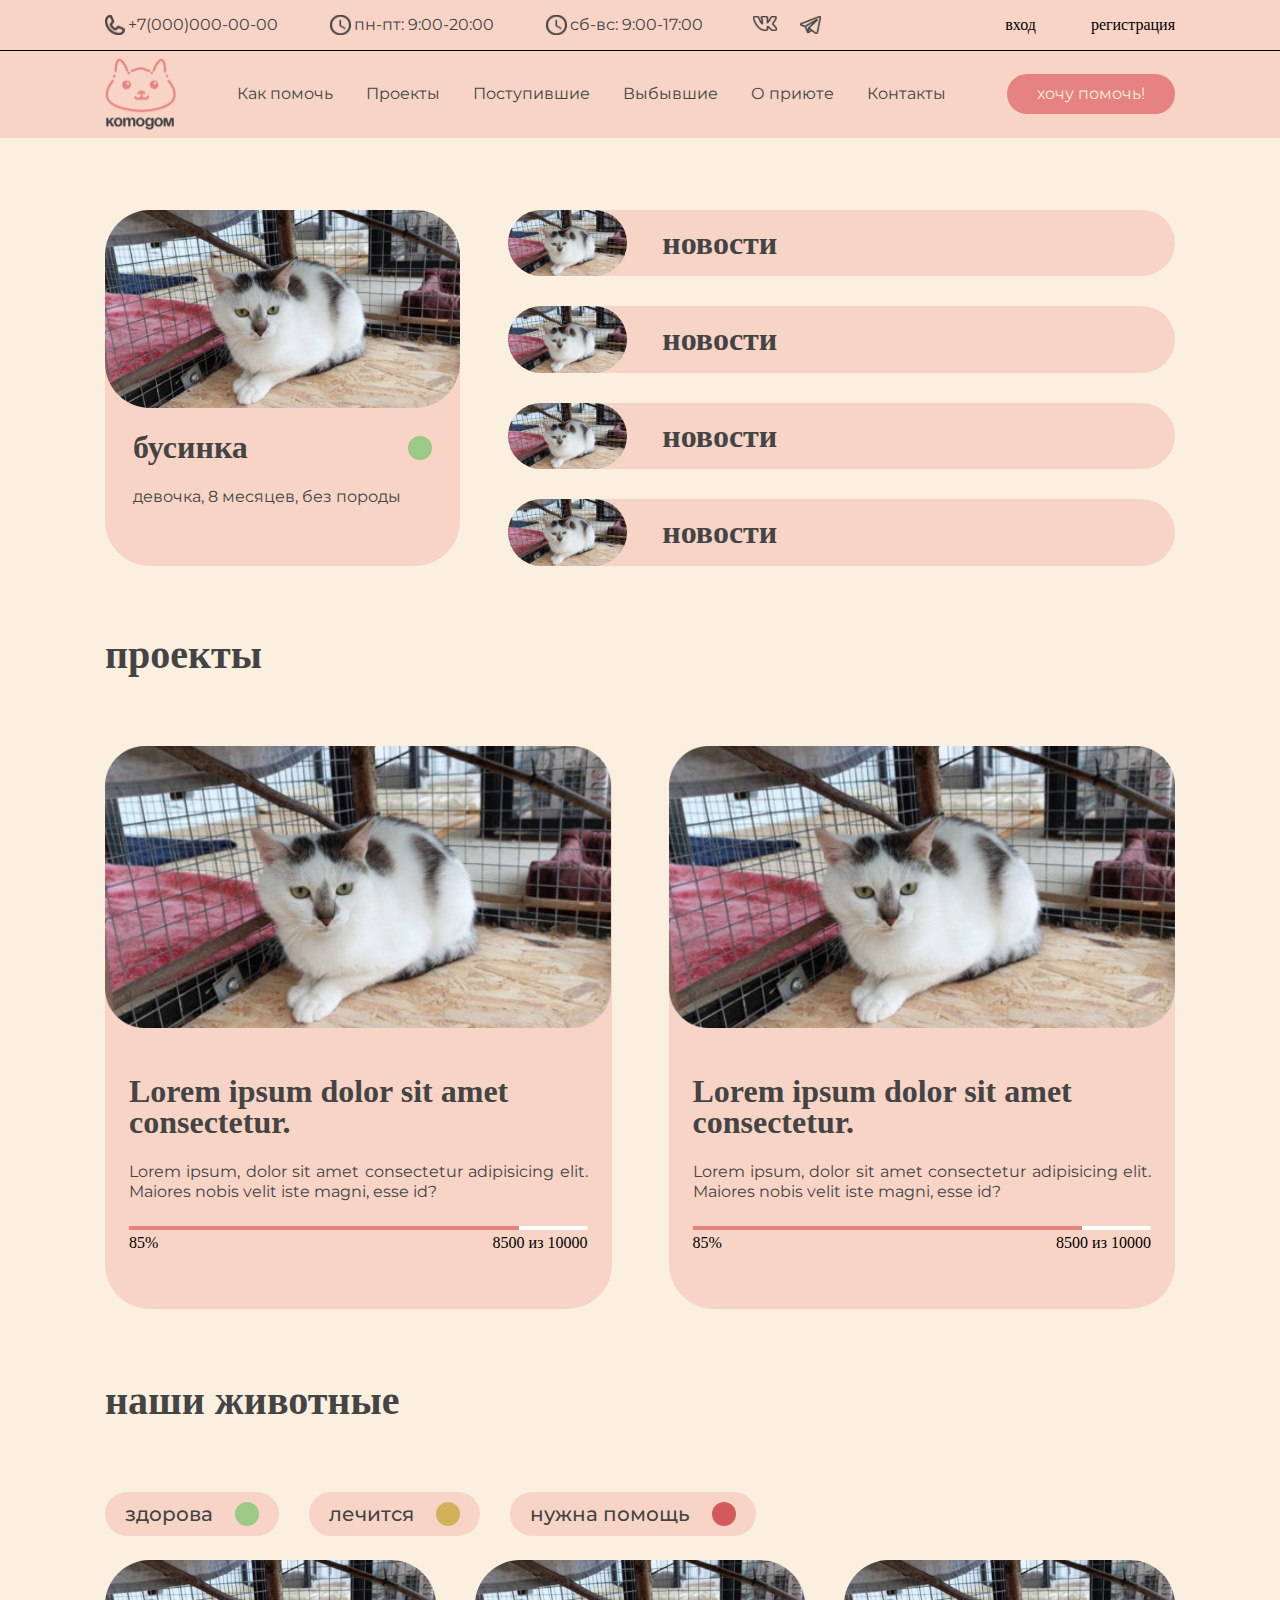
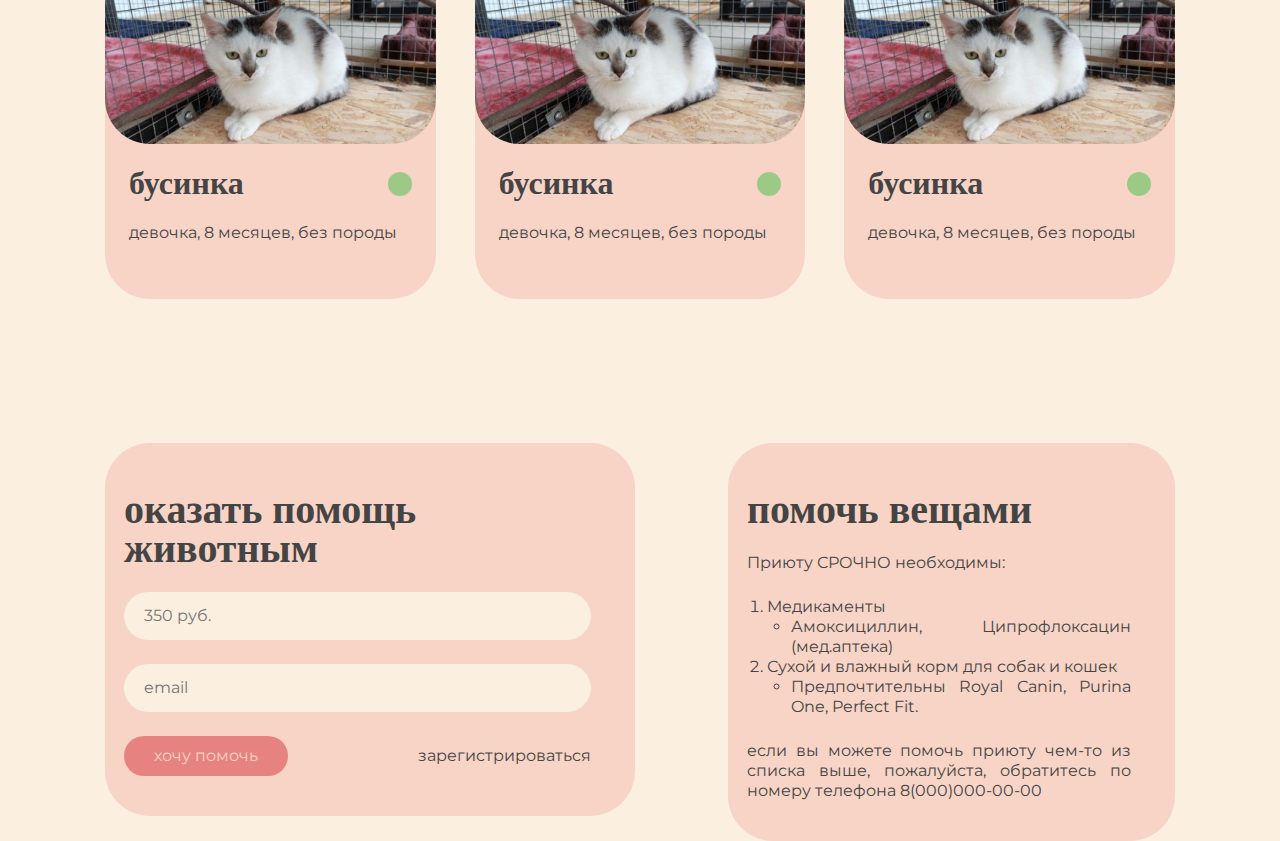
<file: src/index.html>
<!DOCTYPE html>
 <html lang="en">
 <head>
    <meta charset="UTF-8">
    <meta name="viewport" content="width=device-width, initial-scale=1.0">
    <link rel="stylesheet" href="styles/reset.css">
    <link rel="stylesheet" href="styles/style.css">
    <link rel="stylesheet" href="styles/normalize.css/normalize.css">
    <link rel="preconnect" href="https://fonts.googleapis.com">
    <link rel="preconnect" href="https://fonts.gstatic.com" crossorigin>
    <link href="https://fonts.googleapis.com/css2?family=Montserrat&display=swap" rel="stylesheet">
    <title>Тестовое Андронов Денис</title>
 </head>
 <body>
      <header class="main-header">
         <div class="main-header-container">
            <nav class="header__links">
               <ul class="header__links--burger-navigation">   
               </ul>
               <img src="/src/img/close.svg" alt="" class="header__links--close-burger">
               <ul class="header__links--info">
                  <li class="header-info__item">
                     <img src="img/phone.svg" alt="" class="header-info__image">
                     <a href="" class="header-info__text">+7(000)000-00-00</a>
                  </li>
                  <li class="header-info__item">
                     <img src="img/clock.svg" alt="" class="header-info__image">
                     <a href="" class="header-info__text">пн-пт: 9:00-20:00</a> 
                  </li>
                  <li class="header-info__item">
                     <img src="img/clock.svg" alt="" class="header-info__image">
                     <a href="" class="header-info__text">сб-вс: 9:00-17:00</a>
                  </li>
               </ul>
               <ul class="header__links--media">
                  <li class="header-links__item">
                     <a href=""><img src="img/vk.svg" alt="" class="header-links__vk"></a>
                  </li>
                  <li class="header-links__item">
                     <a href=""><img src="img/tg.svg" alt="" class="header-links__telegram"></a>
                  </li>
               </ul>
               <ul class="header__links--profile">
                  <li class="header-profile__item">
                     вход
                  </li>
                  <li class="header-profile__item">
                     регистрация
                  </li>
               </ul>
            </nav>
            <div class="main-header__border"></div>
            <nav class="header-navigation">
               <img src="/src/img/burger.svg" alt="" class="header-navigation__burger">
               <img src="img/logo.svg" alt="" class="header-navigation__logo">
               <ul class="header-navigation__navigation">
                  <li class="header-navigation__item"><a href="">Как помочь</a></li>
                  <li class="header-navigation__item"><a href="">Проекты</a></li>
                  <li class="header-navigation__item"><a href="">Поступившие</a></li>
                  <li class="header-navigation__item"><a href="">Выбывшие</a></li>
                  <li class="header-navigation__item"><a href="">О приюте</a></li>
                  <li class="header-navigation__item"><a href="">Контакты</a></li>
               </ul>
               <a href="" class="header-navigation__main-button">хочу помочь!</a>
            </nav>
         </div>
      </header>

      <main>
         <section class="news">
            <div class="news-container">
               <a href="" class="news__help-button">хочу помочь!</a>
               <div class="news__main-news">
                  <img src="img/main-card.png" alt="" class="main-news__img">
                  <div class="main-news__pet">
                     <h3 class="main-news__pet--name card-main-text">бусинка</h3>
                     <div class="main-news__pet--status"></div>
                  </div>
                  <p class="main-news__description card-description">девочка, 8 месяцев, без породы</p>
               </div>
               <ul class="news__news-list">
                  <li class="news-list__item">
                     <img src="img/main-card.png" alt="" class="news__news-list--img">
                     <p class="news__news-list--newsname">новости</p>
                  </li>
                  <li class="news-list__item">
                     <img src="img/main-card.png" alt="" class="news__news-list--img">
                     <p class="news__news-list--newsname">новости</p>
                  </li>
                  <li class="news-list__item">
                     <img src="img/main-card.png" alt="" class="news__news-list--img">
                     <p class="news__news-list--newsname">новости</p>
                  </li>
                  <li class="news-list__item">
                     <img src="img/main-card.png" alt="" class="news__news-list--img">
                     <p class="news__news-list--newsname">новости</p>
                  </li>
               </ul>
            </div>
         </section>

         <section class="projects">
            <div class="projects-container">
               <h2 class="projects__main-text">проекты</h2>
               <ul class="projects__cards-list">
                  <li class="projects__card">
                     <img src="img/main-card.png" alt="" class="projects-card--image">
                     <div class="projects__card--description">
                        <h3 class="projects-card__description--main-text card-main-text">Lorem ipsum dolor sit amet consectetur.</h3>
                        <p class="project-cards__description--description card-description">
                           Lorem ipsum, dolor sit amet consectetur adipisicing elit. Maiores nobis velit iste magni, esse id?
                        </p>
                        <div class="project-cards__description--purpose"><span></span></div>
                        <div class="project-cards__description--purpose-info">
                           <span class="project-cards-description__purpose-info--procent">85%</span>
                           <span class="project-cards-description__purpose-info--money">8500 из 10000</span>
                        </div>
                     </div>
                  </li>
                  <li class="projects__card">
                     <img src="img/main-card.png" alt="" class="projects-card--image">
                     <div class="projects__card--description">
                        <h3 class="projects-card__description--main-text card-main-text">Lorem ipsum dolor sit amet consectetur.</h3>
                        <p class="project-cards__description--description card-description">
                           Lorem ipsum, dolor sit amet consectetur adipisicing elit. Maiores nobis velit iste magni, esse id?
                        </p>
                        <div class="project-cards__description--purpose"><span></span></div>
                        <div class="project-cards__description--purpose-info">
                           <span class="project-cards-description__purpose-info--procent">85%</span>
                           <span class="project-cards-description__purpose-info--money">8500 из 10000</span>
                        </div>
                     </div>
                  </li>
               </ul>
            </div>
         </section>

         <section class="our-pets">
            <div class="our-pets-container">
               <h2 class="our-pets__main-text">наши животные</h2>
               <ul class="our-pets__health-buttons">
                  <li class="our-pets__health-button">
                     <p class="our-pets-health-button--status">здорова</p>
                     <div class="our-pets__health-button--status-icon green-icon"></div>
                  </li>
                  <li class="our-pets__health-button">
                     <p class="our-pets-health-button--status">лечится</p>
                     <div class="our-pets__health-button--status-icon yellow-icon"></div>
                  </li>
                  <li class="our-pets__health-button">
                     <p class="our-pets-health-button--status">нужна помощь</p>
                     <div class="our-pets__health-button--status-icon red-icon"></div>
                  </li>
               </ul>
               <ul class="our-pets__pets-list">
                  <li class="our-pets__pet-item">
                     <img src="/src/img/main-card.png" alt="" class="our-pets__pet-item--image">
                     <div class="our-pets__pet-item--pet-description">
                       <div class="our-pets__pet-description--status-container">
                           <h3 class="our-pets__pet-description--pet-name card-main-text">бусинка</h3>
                           <div class="our-pets__pet-description--pet-status green-icon"></div>
                       </div>
                        <p class="our-pets__pet-description--description card-description">девочка, 8 месяцев, без породы</p>
                     </div>
                  </li>
                  <li class="our-pets__pet-item">
                     <img src="/src/img/main-card.png" alt="" class="our-pets__pet-item--image">
                     <div class="our-pets__pet-item--pet-description">
                       <div class="our-pets__pet-description--status-container">
                           <h3 class="our-pets__pet-description--pet-name card-main-text">бусинка</h3>
                           <div class="our-pets__pet-description--pet-status green-icon"></div>
                       </div>
                        <p class="our-pets__pet-description--description card-description">девочка, 8 месяцев, без породы</p>
                     </div>
                  </li>
                  <li class="our-pets__pet-item">
                     <img src="/src/img/main-card.png" alt="" class="our-pets__pet-item--image">
                     <div class="our-pets__pet-item--pet-description">
                        <div class="our-pets__pet-description--status-container">
                           <h3 class="our-pets__pet-description--pet-name card-main-text">бусинка</h3>
                           <div class="our-pets__pet-description--pet-status green-icon"></div>
                        </div>
                        <p class="our-pets__pet-description--description card-description">девочка, 8 месяцев, без породы</p>
                     </div>
                  </li>
               </ul>
            </div>
         </section>

         <section class="help-pets">
            <div class="help-pets-container">
               <ul class="help-pets__list">
                  <li class="help-pets__item">
                     <form action="" method="post" class="help-pets__form">
                        <fieldset class="help-pets__form--inputs-list">
                           <legend class="help-pets__form--legend">оказать помощь животным</legend>
                           <input type="text" name="" id="help-pets__form--money" placeholder="350 руб.">
                           <input type="text" name="" id="help-pets__form--email" placeholder="email">
                        </fieldset>
                        <div class="help-pets__form--buttons">
                           <button type="submit" class="help-pets__form--button-submit">хочу помочь</button>
                           <a href="" class="help-pets__form--button-register">зарегистрироваться</a>
                        </div>
                     </form>
                  </li>
                  <li class="help-pets__item">
                     <h3 class="help-pets__things">помочь вещами</h3>
                     <p class="help-pets__need-description">Приюту СРОЧНО необходимы: </p>
                     <ol class="help-pets__need-list">
                        <li class="help-pets__need-list--item">
                           <span class="help-pets__medicpills--pills">Медикаменты</span>
                           <ul class="help-pets__medicpills--pills-description">
                              <li class="help-pets__pills-description--item">
                                 Амоксициллин, Ципрофлоксацин (мед.аптека)
                              </li>
                           </ul>
                        </li>
                        <li class="help-pets__need-list--item">
                           <span class="help-pets__food--main-food-text">Сухой и влажный корм для собак и кошек</span>
                           <ul class="help-pets__main-food-text--food-description">
                              <li class="help-pets__food-description--item">
                                 Предпочтительны Royal Canin, Purina One, Perfect Fit.
                              </li>
                           </ul>
                        </li>
                     </ol>
                     <p class="help-pets__info">если вы можете помочь приюту чем-то из списка выше, пожалуйста, обратитесь по номеру телефона 8(000)000-00-00</p>
                  </li>
               </ul>
            </div>
         </section>
      </main>

      <footer>

      </footer>
      <script src="./scripts/burger.js"></script>
 </body>
 </html>
</file>
<file: src/styles/style.css>
.main-header {
    background: rgb(247, 212, 198);
    height: auto;
}

body {
    position: relative;
}

.main-header-container, .news-container, .projects-container, .our-pets-container, .help-pets-container {
    max-width: 1100px;
    padding-right: 15px;
    padding-left: 15px;
    margin: 0 auto;
}

.header__links, .header__links--info, .header__links--media, .header__links--profile, .header-info__item, .header-navigation, .header-navigation__navigation {
    display: flex;
    align-items: center;
}

.header__links {
    padding-top: 15px;
    padding-bottom: 15px;
    justify-content: space-between;
}

.header__links--info {
    gap: 52px;
}

.header__links--media {
    margin-right: auto;
    margin-left: 50px;
    gap: 23px;
}

.header__links--profile {
    gap: 55px;
}

.header-navigation__logo {
    max-width: 71px;
    height: auto;
}

.header-info__item {
    gap: 3px;
}

.header-info__text {
    color: rgb(68, 68, 68);
    font-family: Montserrat;
    font-size: 16px;
    font-weight: 400;
    line-height: 20px;
    letter-spacing: 0%;
    text-align: left;   
}

.header-navigation {
    padding-top: 8px;
    padding-bottom: 8px;
    justify-content: space-between;
}

.header-navigation__navigation {
    gap: 33px;
}

.main-header__border {
    position: absolute;
    border-bottom: 1px solid #000;
    width: 100%;
    left: 0;
}

.header-navigation__item a {
    color: rgb(68, 68, 68);
    font-family: Montserrat;
    font-size: 16px;
    font-weight: 400;
    line-height: 20px;
    letter-spacing: 0%;
    text-align: left;
}

.header-navigation__main-button {
    color: rgb(251, 239, 223);
    font-family: Montserrat;
    font-size: 16px;
    font-weight: 400;
    line-height: 20px;
    letter-spacing: 0%;
    text-align: left;
    padding: 10px 30px;
    border-radius: 25px;
    background: rgb(230, 131, 128);
}

.header-navigation__burger {
    display: none;
}

.header__links--close-burger {
    display: none;
}

.header__links--burger-navigation {
    display: none;
}

.news__help-button {
    display: none;
}

@media (max-width: 1000px) {

    @keyframes openMenu {
        from {
            left: -100%;
        }
        to {
            left: 0;
        }
    }

    @keyframes closeMenu {
        from {
            left: 0;
        }
        to {
            left: -100%;
        }
    }

    .main-header {
        position: sticky;
        top: 0;
        z-index: 999;
    }

    .header-navigation__burger {
        display: block;
        width: 60px;
        height: auto;
    }

    .header-navigation__navigation {
        display: none;
    }


    .header-navigation__logo {
        position: absolute;
        margin-left: auto;
        margin-right: auto;
        left: 0;
        right: 0;
    }

    .open-burger {
        animation-name: openMenu;
        animation-duration: 0.3s;
        animation-fill-mode: forwards;
        animation-timing-function: cubic-bezier(0.410, 0.410, 0.385, 0.910);
    }

    .close-burger {
        animation-name: closeMenu;
        animation-duration: 0.3s;
        animation-fill-mode: forwards;
        animation-timing-function: cubic-bezier(0.410, 0.410, 0.385, 0.910);
    }

    .header__links {
        position: absolute;
        width: 100%;
        left: -100%;
        height: fit-content;
        padding-top: 100px;
        overflow:scroll;
        top: 0;
        flex-direction: column;
        gap: 20px;
        align-items: start;
        background: rgb(244, 201, 183);
    }

    .header__links--info {
        flex-direction: column;
        gap: 10px;
    }

    .header__links--media {
        flex-direction: column;
        align-items: start;
        gap: 10px;
        margin-left: 0;
    }

    .header__links--media li a img{
        width: 45px;
        height: auto;
    }

    .header__links--profile {
        flex-direction: column;
        gap: 10px;
        align-items: center;
        margin: 0 auto ;
        font-size: 30px;
    }

    .header__links--close-burger {
        display: block;
        width: 60px;
        height: auto;
        position: absolute;
        right: 10px;
        top: 10px;
    }
    
    .header__links--burger-navigation {
        display: flex;
        flex-direction: column;
        margin: 0 auto;
        gap: 10px; 
        margin-bottom: 45px;
    }

    .header__links--burger-navigation li {
        font-size: 35px;
    }

}

@media (max-width: 520px) {
    .header-navigation__main-button {
        display: none;
    }

    .news__help-button {
        display: block;
        color: rgb(251, 239, 223);
        font-family: Montserrat;
        font-size: 16px;
        font-weight: 400;
        line-height: 20px;
        letter-spacing: 0%;
        text-align: left;
        padding: 20px 40px;
        border-radius: 25px;
        background: rgb(230, 131, 128);
    }
}
/* main */

main {
    background: rgb(251, 239, 223);
}

.card-description {
    color: rgb(68, 68, 68);
    font-family: Montserrat;
    font-size: 16px;
    font-weight: 400;
    line-height: 20px;
    letter-spacing: 0%;
    text-align: justify;
}

.card-main-text {
    color: rgb(68, 68, 68);
    font-family: Soyuz Grotesk;
    font-size: 32px;
    font-weight: 700;
    line-height: 31px;
    letter-spacing: 0%;
    text-align: left; 
}

/* новости */
.news {
    padding-top: 72px;
    padding-bottom: 69px;
}

@media (max-width: 520px) {
    .news {
        padding-top: 35px;
    }
}

.news__main-news {
    max-width: 570px;
    border-radius: 45px;
    background: rgb(247, 212, 198);
    padding-bottom: 56px;
}

.news__main-news h3, .news__main-news p {
    margin-left: 28px;
}

.main-news__img {
    width: 100%;
    height: auto;
    margin-bottom: 24px;
    border-radius: 45px;
}

.main-news__pet {
    display: flex;
    align-items: center;
    justify-content: space-between;
    margin-bottom: 24px;
    padding-right: 28px;
}

.main-news__pet--status {
    width: 24px;
    height: 24px;
    border-radius: 50%;
    background: rgb(156, 202, 134);;
}

.news-container {
    display: flex;
    gap: 48px;
}

/* лист новостей */

.news__news-list {
    display: flex;
    flex-direction: column;
    gap: 30px;
    margin: auto 0;
    width: 100%;
}

@media (max-width: 630px) {
    .news-container {
        flex-wrap: wrap;
        justify-content: center;
    }
}

.news__news-list--newsname {
    color: rgb(68, 68, 68);
    font-family: Soyuz Grotesk;
    font-size: 32px;
    font-weight: 700;
    line-height: 31px;
    letter-spacing: 0%;
    text-align: left;
}

.main-news__description {
    padding-right: 20px;
}

.news-list__item {
    border-radius: 45px;
    background: rgb(247, 212, 198);
    display: flex;
    align-items: center;
    gap: 35px;
    padding-right: 20px;
    width: 100%;
}

.news__news-list--img {
    border-radius: 45px;
    max-width: 119px;
    height: auto;
}

/* проекты */

.projects {
    padding-bottom: 72px;
}

.projects__main-text {
    margin-bottom: 72px;

}

.projects__cards-list {
    display: flex;
    gap: 57px;
}

@media (max-width: 570px) {
    .projects__cards-list {
        flex-wrap: wrap;
        justify-content: center;
    }
}

.projects__card {
    max-width: 570px;
    border-radius: 45px;
    background: rgb(247, 212, 198);
}

.projects-card--image {
    max-width: 100%;
    height: auto;
    margin-bottom: 24px;
}

.projects-card__description--main-text {
    margin-bottom: 24px;
}

.project-cards__description--description {
    margin-bottom: 24px;
}

.project-cards__description--purpose-info {
    display: flex;
    justify-content: space-between;
    align-items: center;
}

.project-cards__description--purpose {
    max-width: 100%;
    height: 4px;
    background-color: #fff;
    border-radius: 4px;
    margin-bottom: 4px;
}

.projects__card--description {
    padding: 24px 24px 56px 24px;
}

.projects__main-text {
    color: rgb(68, 68, 68);
    font-family: Soyuz Grotesk;
    font-size: 40px;
    font-weight: 700;
    line-height: 39px;
    letter-spacing: 0%;
    text-align: left;
}

.project-cards__description--purpose span {
    display: block;
    height: 100%;
    width: 85%;
    background: rgb(230, 131, 128)
}

/* наши животные */

.our-pets__main-text {
    color: rgb(68, 68, 68);
    font-family: Soyuz Grotesk;
    font-size: 40px;
    font-weight: 700;
    line-height: 39px;
    letter-spacing: 0%;
    text-align: left;   
    margin-bottom: 72px; 
}

.our-pets__health-button {
    border-radius: 36px;
    background: rgb(247, 212, 198);
    display: flex;
    gap: 22px;
    padding: 10px 20px;
}

.our-pets-health-button--status {
    color: rgb(68, 68, 68);
    font-family: Montserrat;
    font-size: 20px;
    font-weight: 500;
    line-height: 24px;
    letter-spacing: 0%;
    text-align: justify; 
    text-wrap:nowrap;   
}

.our-pets__health-buttons {
    display: flex;
    margin: 0 auto;
    flex-wrap: wrap;
    gap: 30px;
    margin-bottom: 24px;
}

@media (max-width: 673px) {
    .our-pets__health-buttons {
        flex-wrap: wrap;
        justify-content: center;
    }

}

.our-pets__health-button--status-icon {
    border-radius: 50%;
}

.red-icon {
    background: rgb(211, 90, 90);
    width: 24px;
    height: 24px;
    border-radius: 50%;
}

.yellow-icon {
    background: rgb(211, 177, 90);
    width: 24px;
    height: 24px;
    border-radius: 50%;
}

.green-icon {
    width: 24px;
    height: 24px;
    background: rgb(156, 202, 134);
    border-radius: 50%;
}

.our-pets__pets-list {
    display: flex;
    justify-content: space-between;
    gap: 39px;
}

@media (max-width: 855px) {
    .our-pets__pets-list {
        flex-wrap: wrap;
        justify-content: center;
        margin: 0 auto
    }
}

.our-pets__pet-item {
    max-width: 373px;
    height: auto;
    border-radius: 45px;
    background: rgb(247, 212, 198);
}

.our-pets__pet-item--image {
    max-width: 100%;
    height: auto;
    border-radius: 45px;
}

.our-pets__pet-description--status-container {
    display: flex;
    justify-content: space-between;
    align-items: center;
    margin-bottom: 24px;
    gap: 15px;
}

.our-pets__pet-item--pet-description {
    padding: 24px 24px 56px 24px;
}

.our-pets {
    padding-bottom: 144px;
}

/* оказать помощь и помочь вещами */

.help-pets__item {
    max-width: 569px;
    height: fit-content;
    border-radius: 45px;
    background: rgb(247, 212, 198);
    padding: 47px 44px 40px 19px;
}

.help-pets__list {
    display: flex;
    gap: 93px;
    justify-content: space-between; 
}

@media (max-width: 1007px) {
    .help-pets__list {
        flex-wrap: wrap;
        justify-content: center;
    }
    
}

.help-pets__form--inputs-list {
    display: flex;
    flex-direction: column;
    gap: 24px;
    padding: 0;
    margin-bottom: 24px;
}

.help-pets__form--legend {
    color: rgb(68, 68, 68);
    font-family: Soyuz Grotesk;
    font-size: 40px;
    font-weight: 700;
    line-height: 39px;
    letter-spacing: 0%;
    text-align: left;
    margin-bottom: 24px;
    max-width: 318px;
}

#help-pets__form--money, #help-pets__form--email{
    padding-top: 14px;
    padding-bottom: 14px;
    padding-left: 20px;
    border-radius: 45px;
    background: rgb(251, 239, 223);
    color: rgb(68, 68, 68);
    font-family: Montserrat;
    font-size: 16px;
    font-weight: 400;
    line-height: 20px;
    letter-spacing: 0%;
    text-align: justify;
}

.help-pets__form--buttons {
    display: flex;
    justify-content: space-between;
    align-items: center;
    gap: 130px;
}

@media (max-width: 557px) {
    .help-pets__form--buttons {
        flex-wrap: wrap;
        gap: 15px;
        justify-content: center;
    }
}

.help-pets__form--button-submit {
    border-radius: 25px;
    background: rgb(230, 131, 128);
    color: rgb(247, 212, 198);
    font-family: Montserrat;
    font-size: 16px;
    font-weight: 400;
    line-height: 20px;
    letter-spacing: 0%;
    text-align: left;
    padding: 10px 30px;
    text-wrap:nowrap;
}


.help-pets__form--button-register {
    color: rgb(68, 68, 68);
    font-family: Montserrat;
    font-size: 16px;
    font-weight: 400;
    line-height: 20px;
    letter-spacing: 0%;
    text-align: left;
}

.help-pets__item h3 {
    color: rgb(68, 68, 68);
    font-family: Soyuz Grotesk;
    font-size: 40px;
    font-weight: 700;
    line-height: 39px;
    letter-spacing: 0%;
    text-align: left;
    margin-bottom: 24px;
}

.help-pets__need-list, .help-pets__need-description {
    color: rgb(68, 68, 68);
    font-family: Montserrat;
    font-size: 16px;
    font-weight: 400;
    line-height: 20px;
    letter-spacing: 0%;
    text-align: justify;
}

.help-pets__need-list ul li {
    list-style-type: circle;
}

.help-pets__need-list ul {
    padding-left: 24px;
}

.help-pets__need-list--item {
    list-style-type: decimal;
}

.help-pets__info {
    color: rgb(68, 68, 68);
    font-family: Montserrat;
    font-size: 16px;
    font-weight: 400;
    line-height: 20px;
    letter-spacing: 0%;
    text-align: justify;
}

.help-pets__need-description {
    margin-bottom: 24px;
}

.help-pets__item ol {
    padding-left: 20px;
    margin-bottom: 24px;
}
</file>
